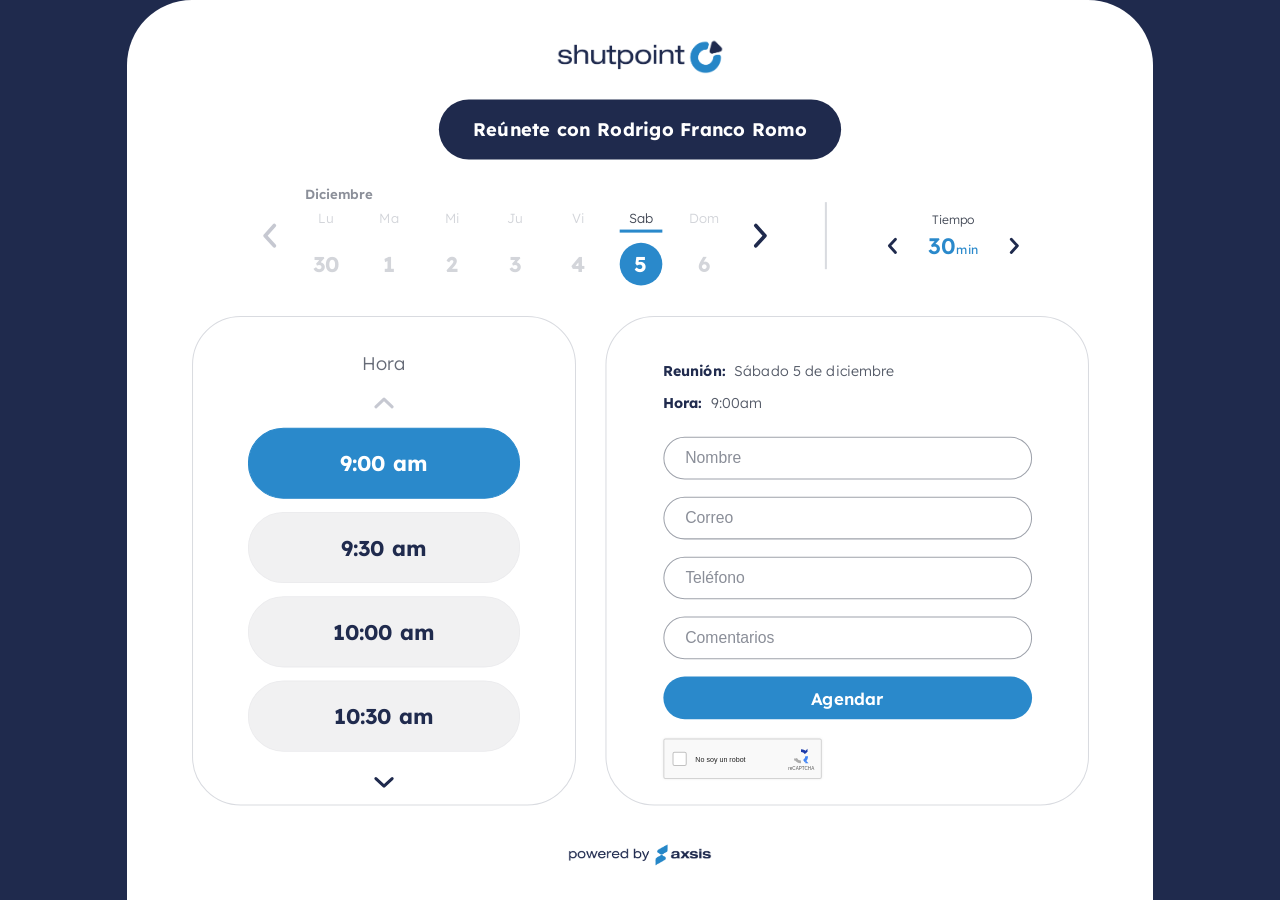
<file: agenda.html>
<!DOCTYPE html>
<html lang="es">
<head>
<meta charset="UTF-8">
<meta name="viewport" content="width=device-width, initial-scale=1">
<title>Agenda una reunión · Shutpoint</title>
<link rel="icon" href="assets/brand/shutpoint-icon.png">
<link rel="preconnect" href="https://fonts.googleapis.com">
<link rel="preconnect" href="https://fonts.gstatic.com" crossorigin>
<link href="https://fonts.googleapis.com/css2?family=Lexend:wght@300;400;500;600;700&display=swap" rel="stylesheet">
<style>
  :root {
    --navy: #1f2a4d;
    --navy-ink: #202b4e;
    --blue: #2a89cb;
    --blue-dark: #2278b5;
    --grey: #8b8f99;
    --grey-light: #c9cbd1;
    --line: #d9dbe0;
    --slot: #f1f1f2;
    --error: #d64545;
    --ok: #1e9e5a;
  }
  * { box-sizing: border-box; margin: 0; padding: 0; }
  html, body { min-height: 100%; }
  body {
    background: var(--navy);
    font-family: "Lexend", "Helvetica Neue", Arial, sans-serif;
    color: var(--navy-ink);
    display: flex;
    justify-content: center;
    align-items: flex-start;
    padding: 0 16px;
    -webkit-font-smoothing: antialiased;
  }
  button { font: inherit; color: inherit; background: none; border: 0; cursor: pointer; }
  button:disabled { cursor: default; }
  :focus-visible { outline: 2px solid var(--blue); outline-offset: 3px; }

  /* ---------- Tarjeta ---------- */
  /* Página fija: la tarjeta ocupa el alto de la ventana y el contenido (.stage)
     se escala para caber completo, sin scroll. */
  html, body { height: 100%; overflow: hidden; }
  .card {
    position: relative;
    width: 1010px;
    max-width: 100%;
    height: 100vh;
    height: 100dvh;
    background: #fff;
    border-radius: 64px 64px 0 0;
    display: flex;
    align-items: center;
    justify-content: center;
    overflow: hidden;
  }
  .stage {
    flex: none;
    width: 1010px;
    padding: 40px 60px 34px;
    display: flex;
    flex-direction: column;
    align-items: center;
    transform-origin: center center;
  }
  .logo { height: 32px; width: auto; display: block; }
  .host {
    margin-top: 26px;
    background: var(--navy);
    color: #fff;
    font-weight: 700;
    font-size: 18px;
    letter-spacing: .1px;
    padding: 18px 28px;
    border-radius: 40px;
    min-width: 396px;
    text-align: center;
  }

  /* ---------- Semana + duración ---------- */
  .picker {
    margin-top: 26px;
    display: flex;
    align-items: center;
    width: 100%;
    max-width: 760px;
    justify-content: center;
  }
  .week-wrap { display: flex; align-items: center; gap: 18px; }
  .chev {
    width: 34px; height: 34px;
    display: grid; place-items: center;
    border-radius: 50%;
    transition: background .15s, opacity .15s;
  }
  .chev:hover:not(:disabled) { background: #eef3f9; }
  .chev:disabled { opacity: .25; }
  .chev svg { display: block; }
  .week { position: relative; padding-top: 24px; }
  .month {
    position: absolute; top: 0; left: 0;
    font-size: 13px; font-weight: 600; color: var(--grey);
  }
  .days { display: flex; gap: 20px; }
  .day {
    width: 42px;
    display: flex; flex-direction: column; align-items: center;
  }
  .day .dow {
    font-size: 13px; font-weight: 300; color: #444a57;
    padding-bottom: 3px; border-bottom: 3px solid transparent;
    width: 100%; text-align: center;
  }
  .day .num {
    margin-top: 10px;
    width: 42px; height: 42px; border-radius: 50%;
    display: grid; place-items: center;
    font-size: 21px; font-weight: 700; color: var(--navy-ink);
    transition: background .15s, color .15s;
  }
  .day:hover:not(:disabled) .num { background: #e8f1fa; }
  .day.active .dow { border-bottom-color: var(--blue); }
  .day.active .num, .day.active:hover .num { background: var(--blue); color: #fff; }
  .day:disabled .dow, .day:disabled .num { color: #d3d5da; }

  .divider { width: 2px; height: 66px; background: var(--line); margin: 0 50px 0 46px; flex: none; }
  .dur { display: flex; flex-direction: column; align-items: center; }
  .dur .label { font-size: 12px; font-weight: 300; color: #444a57; margin-bottom: 4px; }
  .dur-row { display: flex; align-items: center; gap: 8px; }
  .dur-row .chev { width: 28px; height: 28px; }
  .dur-val { min-width: 76px; text-align: center; color: var(--blue); font-weight: 600; font-size: 22px; white-space: nowrap; }
  .dur-val small { font-size: 12px; font-weight: 400; margin-left: 1px; }

  /* ---------- Paneles ---------- */
  .panels {
    margin-top: 30px;
    display: grid;
    grid-template-columns: 378px 476px;
    gap: 29px;
    align-items: start;
  }
  .panel {
    border: 1px solid var(--line);
    border-radius: 48px;
    height: 482px;
  }
  .panel-hours { padding: 34px 54px 0; display: flex; flex-direction: column; align-items: center; }
  .panel-hours h2 { font-weight: 300; font-size: 18px; color: #666b77; }
  .hour-arrow { margin: 10px 0 6px; }
  .hour-arrow.down { margin: 6px 0 0; }
  .slots {
    width: 100%;
    height: 328px; /* 4 botones de 70 + 3 huecos de 13 + respiro */
    overflow-y: auto;
    scroll-behavior: smooth;
    scrollbar-width: none;
    display: flex; flex-direction: column; gap: 13px;
    padding: 2px 0;
  }
  .slots::-webkit-scrollbar { display: none; }
  .slot {
    flex: none;
    width: 100%; height: 70px;
    border-radius: 40px;
    background: var(--slot);
    border: 1px solid #ececee;
    font-size: 21px; font-weight: 700; color: var(--navy-ink);
    transition: background .15s, color .15s, transform .1s;
  }
  .slot:hover { background: #e7eef6; }
  .slot:active { transform: scale(.985); }
  .slot.active { background: var(--blue); border-color: var(--blue); color: #fff; }
  .empty {
    height: 100%; display: grid; place-items: center; text-align: center;
    color: var(--grey); font-weight: 300; font-size: 15px; line-height: 1.5; padding: 0 10px;
  }

  .panel-form { padding: 46px 55px 0 56px; position: relative; overflow: hidden; }
  .summary { font-size: 14px; line-height: 1; }
  .summary p + p { margin-top: 18px; }
  .summary b { font-weight: 700; margin-right: 8px; }
  .summary span { font-weight: 300; color: #555b68; }
  form { margin-top: 26px; display: flex; flex-direction: column; gap: 17px; }
  .field { position: relative; }
  .field input {
    width: 100%; height: 42px;
    border: 1px solid #9ea2ab;
    border-radius: 30px;
    padding: 0 21px;
    font: 300 15.5px "Helvetica Neue", Helvetica, Arial, sans-serif;
    color: var(--navy-ink);
    outline: none;
    transition: border-color .15s, box-shadow .15s;
  }
  .field input::placeholder { color: #8a8e98; }
  .field input:focus { border-color: var(--blue); box-shadow: 0 0 0 3px rgba(42,137,203,.15); }
  .field.invalid input { border-color: var(--error); }
  .field .msg {
    position: absolute; right: 18px; top: 50%; transform: translateY(-50%);
    font-size: 11px; color: var(--error); pointer-events: none; display: none; background: #fff; padding-left: 6px;
  }
  .field.invalid .msg { display: block; }
  .submit {
    height: 42px; border-radius: 30px;
    background: var(--blue); color: #fff;
    font-weight: 600; font-size: 16.5px;
    transition: background .15s, opacity .15s;
  }
  .submit:hover:not(:disabled) { background: var(--blue-dark); }
  .submit:disabled { opacity: .55; }

  /* reCAPTCHA (maqueta visual) */
  .captcha {
    margin-top: 2px;
    width: 156px; height: 40px;
    background: #f9f9f9;
    border: 1px solid #d3d3d3;
    border-radius: 2px;
    box-shadow: 0 0 3px rgba(0,0,0,.08);
    display: flex; align-items: center;
    padding: 0 6px 0 8px;
    font-family: Roboto, Arial, sans-serif;
  }
  .captcha.invalid { border-color: var(--error); }
  .cbox {
    width: 14px; height: 14px; flex: none;
    border: 1.5px solid #c1c1c1; border-radius: 2px; background: #fff;
    display: grid; place-items: center; position: relative;
  }
  .cbox.loading { border-color: transparent; }
  .cbox.loading::after {
    content: ""; position: absolute; inset: -2px; border-radius: 50%;
    border: 2px solid #4a90e2; border-right-color: transparent;
    animation: spin .7s linear infinite;
  }
  .cbox.checked { border-color: transparent; background: transparent; }
  .cbox svg { display: none; }
  .cbox.checked svg { display: block; }
  @keyframes spin { to { transform: rotate(360deg); } }
  .captcha .ctext { font-size: 7px; color: #222; margin-left: 9px; flex: 1; }
  .captcha .clogo { display: flex; flex-direction: column; align-items: center; gap: 1px; }
  .captcha .clogo span { font-size: 4.5px; color: #555; }

  /* Confirmación */
  .done {
    position: absolute; inset: 0;
    background: #fff;
    display: flex; flex-direction: column; align-items: center; justify-content: center;
    text-align: center; padding: 30px 46px;
    opacity: 0; visibility: hidden; transition: opacity .25s, visibility .25s;
  }
  .done.show { opacity: 1; visibility: visible; }
  .done .tick {
    width: 64px; height: 64px; border-radius: 50%; background: var(--blue);
    display: grid; place-items: center; margin-bottom: 18px;
  }
  .done h3 { font-size: 20px; font-weight: 700; }
  .done p { margin-top: 10px; font-size: 14px; font-weight: 300; color: #555b68; line-height: 1.55; }
  .done p b { font-weight: 600; color: var(--navy-ink); }
  .done .actions { margin-top: 22px; display: flex; flex-direction: column; gap: 10px; width: 100%; max-width: 300px; }
  .btn-outline, .btn-solid {
    height: 40px; border-radius: 30px; font-size: 14px; font-weight: 500;
    display: grid; place-items: center; text-decoration: none;
  }
  .btn-solid { background: var(--blue); color: #fff; }
  .btn-solid:hover { background: var(--blue-dark); }
  .btn-outline { border: 1px solid var(--blue); color: var(--blue); }
  .btn-outline:hover { background: #eef5fb; }
  .link { margin-top: 6px; font-size: 13px; color: var(--grey); text-decoration: underline; }

  .powered { margin-top: 38px; height: 21px; width: auto; display: block; }

  /* ---------- Responsivo ---------- */
  /* Teléfonos: el diseño de escritorio escalado sería ilegible, así que se apila
     y se permite scroll vertical. */
  @media (max-width: 699px) {
    html, body { height: auto; overflow: auto; }
    .card { height: auto; min-height: 100vh; width: 100% !important; display: block; }
    .stage { width: 100%; transform: none !important; }
    .card { border-radius: 40px 40px 0 0; }
    .stage { padding: 32px 24px 30px; }
    .picker { flex-direction: column; gap: 18px; }
    .divider { width: 120px; height: 2px; margin: 0; }
    .panels { grid-template-columns: minmax(0, 1fr); width: 100%; max-width: 476px; }
    .panel { height: auto; }
    .panel-hours { padding-bottom: 22px; }
    .panel-form { padding: 34px 28px 28px; min-height: 470px; }
  }
  @media (max-width: 560px) {
    body { padding: 0; }
    .card { border-radius: 28px 28px 0 0; }
    .stage { padding: 26px 16px 28px; }
    .logo { height: 26px; }
    .host { min-width: 0; width: 100%; font-size: 15px; padding: 15px 18px; }
    .week-wrap { gap: 2px; }
    .days { gap: 4px; }
    .day { width: 36px; }
    .day .num { width: 36px; height: 36px; font-size: 17px; }
    .chev { width: 28px; height: 28px; }
    .panel { border-radius: 32px; }
    .panel-hours { padding: 26px 22px 18px; }
    .slots { height: 300px; }
    .slot { height: 62px; font-size: 19px; }
    .panel-form { padding: 30px 20px 24px; }
    .powered { height: 17px; }
  }
</style>
</head>
<body>

<main class="card" id="card">
 <div class="stage" id="stage">
  <img class="logo" src="assets/brand/shutpoint-logo-trim.png" alt="shutpoint">
  <h1 class="host" id="hostTitle">Reúnete con Rodrigo Franco Romo</h1>

  <section class="picker" aria-label="Fecha y duración">
    <div class="week-wrap">
      <button class="chev" id="prevWeek" aria-label="Semana anterior">
        <svg width="16" height="26" viewBox="0 0 16 26"><path d="M13 3 4 13l9 10" fill="none" stroke="#1f2a4d" stroke-width="3.6" stroke-linecap="round" stroke-linejoin="round"/></svg>
      </button>
      <div class="week">
        <div class="month" id="monthLabel"></div>
        <div class="days" id="days" role="radiogroup" aria-label="Día"></div>
      </div>
      <button class="chev" id="nextWeek" aria-label="Semana siguiente">
        <svg width="16" height="26" viewBox="0 0 16 26"><path d="m3 3 9 10-9 10" fill="none" stroke="#1f2a4d" stroke-width="3.6" stroke-linecap="round" stroke-linejoin="round"/></svg>
      </button>
    </div>

    <div class="divider" aria-hidden="true"></div>

    <div class="dur">
      <div class="label">Tiempo</div>
      <div class="dur-row">
        <button class="chev" id="durDown" aria-label="Menos tiempo">
          <svg width="11" height="18" viewBox="0 0 11 18"><path d="M8.5 2.5 2.5 9l6 6.5" fill="none" stroke="#1f2a4d" stroke-width="2.8" stroke-linecap="round" stroke-linejoin="round"/></svg>
        </button>
        <div class="dur-val" id="durVal" aria-live="polite"></div>
        <button class="chev" id="durUp" aria-label="Más tiempo">
          <svg width="11" height="18" viewBox="0 0 11 18"><path d="m2.5 2.5 6 6.5-6 6.5" fill="none" stroke="#1f2a4d" stroke-width="2.8" stroke-linecap="round" stroke-linejoin="round"/></svg>
        </button>
      </div>
    </div>
  </section>

  <section class="panels">
    <div class="panel panel-hours">
      <h2>Hora</h2>
      <button class="chev hour-arrow" id="slotsUp" aria-label="Horarios anteriores">
        <svg width="22" height="13" viewBox="0 0 22 13"><path d="m3 10.5 8-7.5 8 7.5" fill="none" stroke="#1f2a4d" stroke-width="3" stroke-linecap="round" stroke-linejoin="round"/></svg>
      </button>
      <div class="slots" id="slots" role="radiogroup" aria-label="Hora"></div>
      <button class="chev hour-arrow down" id="slotsDown" aria-label="Horarios siguientes">
        <svg width="22" height="13" viewBox="0 0 22 13"><path d="m3 2.5 8 7.5 8-7.5" fill="none" stroke="#1f2a4d" stroke-width="3" stroke-linecap="round" stroke-linejoin="round"/></svg>
      </button>
    </div>

    <div class="panel panel-form">
      <div class="summary">
        <p><b>Reunión:</b><span id="sumDate">—</span></p>
        <p><b>Hora:</b><span id="sumTime">—</span></p>
      </div>
      <form id="form" novalidate>
        <div class="field"><input id="fName" name="nombre" placeholder="Nombre" autocomplete="name"><span class="msg">Escribe tu nombre</span></div>
        <div class="field"><input id="fEmail" name="correo" type="email" placeholder="Correo" autocomplete="email"><span class="msg">Correo no válido</span></div>
        <div class="field"><input id="fPhone" name="telefono" type="tel" placeholder="Teléfono" autocomplete="tel" inputmode="tel"><span class="msg">Mínimo 10 dígitos</span></div>
        <div class="field"><input id="fNotes" name="comentarios" placeholder="Comentarios" maxlength="300"></div>
        <button class="submit" type="submit" id="submitBtn">Agendar</button>
        <div class="captcha" id="captcha" role="checkbox" aria-checked="false" tabindex="0" aria-label="No soy un robot">
          <div class="cbox" id="cbox">
            <svg width="18" height="16" viewBox="0 0 18 16"><path d="M2 8.5 6.5 13 16 2.5" fill="none" stroke="#009e55" stroke-width="3" stroke-linecap="round" stroke-linejoin="round"/></svg>
          </div>
          <div class="ctext">No soy un robot</div>
          <div class="clogo" aria-hidden="true">
            <svg width="17" height="17" viewBox="0 0 64 64">
              <path d="M32 6a26 26 0 0 1 22 12l-8 6A16 16 0 0 0 32 16Z" fill="#1c3aa9"/>
              <path d="M58 32a26 26 0 0 1-12 22l-6-8a16 16 0 0 0 8-14Z" fill="#4285f4"/>
              <path d="M32 58A26 26 0 0 1 8 42l9-4a16 16 0 0 0 15 10Z" fill="#ababab"/>
              <path d="M44 16h12V4Z" fill="#1c3aa9"/><path d="M48 46v12h12Z" fill="#4285f4"/><path d="M6 48h12L8 38Z" fill="#ababab"/>
            </svg>
            <span>reCAPTCHA</span>
          </div>
        </div>
      </form>

      <div class="done" id="done" aria-live="polite">
        <div class="tick"><svg width="30" height="24" viewBox="0 0 30 24"><path d="M3 12.5 11 20 27 4" fill="none" stroke="#fff" stroke-width="4" stroke-linecap="round" stroke-linejoin="round"/></svg></div>
        <h3>¡Reunión agendada!</h3>
        <p id="doneText"></p>
        <div class="actions">
          <a class="btn-solid" id="gcal" target="_blank" rel="noopener">Añadir a Google Calendar</a>
          <button class="btn-outline" id="ics" type="button">Descargar invitación (.ics)</button>
        </div>
        <button class="link" id="again" type="button">Agendar otra reunión</button>
      </div>
    </div>
  </section>

  <img class="powered" src="assets/brand/powered-by-axsis-trim.png" alt="powered by axsis">
 </div>
</main>

<script>
(() => {
  /* ===== Configuración ===== */
  const CONFIG = {
    host: "Rodrigo Franco Romo",
    durations: [15, 30, 45, 60],          // minutos
    defaultDuration: 30,
    // Horario laboral por día (0 = domingo ... 6 = sábado). null = no disponible.
    hours: { 0: null, 1: ["09:00","18:00"], 2: ["09:00","18:00"], 3: ["09:00","18:00"],
             4: ["09:00","18:00"], 5: ["09:00","18:00"], 6: ["09:00","14:00"] },
    minNoticeMin: 60,                     // anticipación mínima para hoy
    weeksAhead: 12,                       // cuántas semanas se pueden reservar
    storageKey: "shutpoint.agenda.bookings"
  };

  const MONTHS = ["enero","febrero","marzo","abril","mayo","junio","julio","agosto","septiembre","octubre","noviembre","diciembre"];
  const WEEKDAYS_LONG = ["domingo","lunes","martes","miércoles","jueves","viernes","sábado"];
  const DOW = ["Lu","Ma","Mi","Ju","Vi","Sab","Dom"];
  const $ = id => document.getElementById(id);
  const cap = s => s.charAt(0).toUpperCase() + s.slice(1);
  const pad = n => String(n).padStart(2, "0");
  const ymd = d => `${d.getFullYear()}-${pad(d.getMonth()+1)}-${pad(d.getDate())}`;
  const toMin = hhmm => { const [h,m] = hhmm.split(":").map(Number); return h*60+m; };
  const fmtTime = (min, compact) => {
    const h = Math.floor(min/60), m = min%60, ap = h < 12 ? "am" : "pm";
    const h12 = h % 12 === 0 ? 12 : h % 12;
    return compact ? `${h12}:${pad(m)}${ap}` : `${h12}:${pad(m)} ${ap}`;
  };
  const startOfDay = d => new Date(d.getFullYear(), d.getMonth(), d.getDate());
  const addDays = (d, n) => { const x = new Date(d); x.setDate(x.getDate()+n); return x; };
  const mondayOf = d => addDays(startOfDay(d), -((d.getDay()+6)%7));

  /* ===== Reservas (localStorage) ===== */
  const loadBookings = () => { try { return JSON.parse(localStorage.getItem(CONFIG.storageKey)) || []; } catch { return []; } };
  const saveBookings = list => { try { localStorage.setItem(CONFIG.storageKey, JSON.stringify(list)); } catch {} };
  let bookings = loadBookings();

  /* ===== Estado ===== */
  const today = startOfDay(new Date());
  const firstWeek = mondayOf(today);
  const lastWeek = addDays(firstWeek, 7*(CONFIG.weeksAhead-1));
  const state = { week: firstWeek, day: null, duration: CONFIG.defaultDuration, slot: null };

  $("hostTitle").textContent = `Reúnete con ${CONFIG.host}`;

  function slotsFor(day) {
    const range = CONFIG.hours[day.getDay()];
    if (!range || day < today) return [];
    const [open, close] = range.map(toMin);
    const dur = state.duration;
    const now = new Date();
    const minStart = ymd(day) === ymd(now) ? now.getHours()*60 + now.getMinutes() + CONFIG.minNoticeMin : -1;
    const taken = bookings.filter(b => b.date === ymd(day));
    const out = [];
    for (let t = open; t + dur <= close; t += dur) {
      if (t < minStart) continue;
      if (taken.some(b => t < b.start + b.duration && b.start < t + dur)) continue;
      out.push(t);
    }
    return out;
  }
  const isAvailable = day => slotsFor(day).length > 0;

  /* ===== Render ===== */
  function renderWeek() {
    const daysEl = $("days");
    daysEl.innerHTML = "";
    for (let i = 0; i < 7; i++) {
      const d = addDays(state.week, i);
      const b = document.createElement("button");
      b.className = "day";
      b.type = "button";
      b.setAttribute("role", "radio");
      const active = state.day && ymd(d) === ymd(state.day);
      b.classList.toggle("active", !!active);
      b.setAttribute("aria-checked", active ? "true" : "false");
      b.disabled = !isAvailable(d);
      b.setAttribute("aria-label", `${cap(WEEKDAYS_LONG[d.getDay()])} ${d.getDate()} de ${MONTHS[d.getMonth()]}`);
      b.innerHTML = `<span class="dow">${DOW[i]}</span><span class="num">${d.getDate()}</span>`;
      b.addEventListener("click", () => selectDay(d));
      daysEl.appendChild(b);
    }
    const ref = state.day && mondayOf(state.day).getTime() === state.week.getTime() ? state.day : state.week;
    $("monthLabel").textContent = cap(MONTHS[ref.getMonth()]);
    $("prevWeek").disabled = state.week <= firstWeek;
    $("nextWeek").disabled = state.week >= lastWeek;
  }

  function renderSlots(keepScroll) {
    const el = $("slots");
    const list = state.day ? slotsFor(state.day) : [];
    el.innerHTML = "";
    if (!list.length) {
      el.innerHTML = `<div class="empty">${state.day ? "No hay horarios disponibles este día." : "Selecciona un día para ver los horarios disponibles."}</div>`;
    }
    list.forEach(t => {
      const b = document.createElement("button");
      b.type = "button";
      b.className = "slot" + (t === state.slot ? " active" : "");
      b.setAttribute("role", "radio");
      b.setAttribute("aria-checked", t === state.slot ? "true" : "false");
      b.textContent = fmtTime(t);
      b.addEventListener("click", () => { state.slot = t; renderSlots(true); renderSummary(); });
      el.appendChild(b);
    });
    if (!keepScroll) {
      const act = el.querySelector(".slot.active");
      el.style.scrollBehavior = "auto";
      el.scrollTop = act ? Math.max(0, act.offsetTop - el.offsetTop - 2 - (70+13)*3) : 0;
      el.style.scrollBehavior = "";
    }
    updateArrows();
  }

  function renderDuration() {
    $("durVal").innerHTML = `${state.duration}<small>min</small>`;
    const i = CONFIG.durations.indexOf(state.duration);
    $("durDown").disabled = i <= 0;
    $("durUp").disabled = i >= CONFIG.durations.length - 1;
  }

  function renderSummary() {
    const d = state.day;
    $("sumDate").textContent = d ? `${cap(WEEKDAYS_LONG[d.getDay()])} ${d.getDate()} de ${MONTHS[d.getMonth()]}` : "Selecciona un día";
    $("sumTime").textContent = state.slot != null ? fmtTime(state.slot, true) : "Selecciona un horario";
    $("submitBtn").disabled = !(d && state.slot != null);
  }

  function updateArrows() {
    const el = $("slots");
    $("slotsUp").disabled = el.scrollTop <= 2;
    $("slotsDown").disabled = el.scrollTop + el.clientHeight >= el.scrollHeight - 2;
  }

  function renderAll() { renderWeek(); renderDuration(); renderSlots(); renderSummary(); }

  /* ===== Acciones ===== */
  function selectDay(d) {
    state.day = startOfDay(d);
    state.week = mondayOf(d);
    const list = slotsFor(state.day);
    if (!list.includes(state.slot)) state.slot = list[0] ?? null;
    renderAll();
  }

  function firstAvailableFrom(start) {
    for (let i = 0; i < CONFIG.weeksAhead*7; i++) {
      const d = addDays(start, i);
      if (d > addDays(lastWeek, 6)) break;
      if (isAvailable(d)) return d;
    }
    return null;
  }

  function goWeek(delta) {
    const target = addDays(state.week, 7*delta);
    if (target < firstWeek || target > lastWeek) return;
    state.week = target;
    // Selecciona automáticamente el primer día disponible de esa semana
    for (let i = 0; i < 7; i++) {
      const d = addDays(target, i);
      if (isAvailable(d)) { selectDay(d); return; }
    }
    state.day = null; state.slot = null;
    renderAll();
  }

  function changeDuration(delta) {
    const i = CONFIG.durations.indexOf(state.duration) + delta;
    if (i < 0 || i >= CONFIG.durations.length) return;
    const prev = state.slot;
    state.duration = CONFIG.durations[i];
    if (state.day) {
      const list = slotsFor(state.day);
      state.slot = list.includes(prev) ? prev : (list.find(t => t >= (prev ?? 0)) ?? list[0] ?? null);
      if (!list.length) { const next = firstAvailableFrom(state.day); if (next) { selectDay(next); return; } }
    }
    renderAll();
  }

  $("prevWeek").addEventListener("click", () => goWeek(-1));
  $("nextWeek").addEventListener("click", () => goWeek(1));
  $("durDown").addEventListener("click", () => changeDuration(-1));
  $("durUp").addEventListener("click", () => changeDuration(1));
  $("slotsUp").addEventListener("click", () => $("slots").scrollBy({ top: -(70+13) }));
  $("slotsDown").addEventListener("click", () => $("slots").scrollBy({ top: 70+13 }));
  $("slots").addEventListener("scroll", updateArrows, { passive: true });

  // Teclado en la semana: flechas izquierda/derecha
  $("days").addEventListener("keydown", e => {
    if (!state.day || !["ArrowLeft","ArrowRight"].includes(e.key)) return;
    e.preventDefault();
    const step = e.key === "ArrowRight" ? 1 : -1;
    for (let d = addDays(state.day, step), n = 0; n < 14; d = addDays(d, step), n++) {
      if (d < today || d > addDays(lastWeek, 6)) break;
      if (isAvailable(d)) { selectDay(d); document.querySelector(".day.active")?.focus(); break; }
    }
  });

  /* ===== reCAPTCHA (maqueta) ===== */
  let human = false;
  const captcha = $("captcha"), cbox = $("cbox");
  function toggleCaptcha() {
    if (human || cbox.classList.contains("loading")) return;
    cbox.classList.add("loading");
    setTimeout(() => {
      cbox.classList.remove("loading");
      cbox.classList.add("checked");
      human = true;
      captcha.classList.remove("invalid");
      captcha.setAttribute("aria-checked", "true");
    }, 850);
  }
  captcha.addEventListener("click", toggleCaptcha);
  captcha.addEventListener("keydown", e => { if (e.key === " " || e.key === "Enter") { e.preventDefault(); toggleCaptcha(); } });
  function resetCaptcha() { human = false; cbox.className = "cbox"; captcha.setAttribute("aria-checked", "false"); }

  /* ===== Validación y envío ===== */
  const fields = {
    name:  { el: $("fName"),  ok: v => v.trim().length >= 2 },
    email: { el: $("fEmail"), ok: v => /^[^\s@]+@[^\s@]+\.[^\s@]{2,}$/.test(v.trim()) },
    phone: { el: $("fPhone"), ok: v => v.replace(/\D/g, "").length >= 10 }
  };
  Object.values(fields).forEach(f => f.el.addEventListener("input", () => {
    if (f.ok(f.el.value)) f.el.parentElement.classList.remove("invalid");
  }));
  $("fPhone").addEventListener("input", e => { e.target.value = e.target.value.replace(/[^\d+\s()-]/g, ""); });

  let lastBooking = null;
  $("form").addEventListener("submit", e => {
    e.preventDefault();
    let valid = true, firstBad = null;
    for (const f of Object.values(fields)) {
      const ok = f.ok(f.el.value);
      f.el.parentElement.classList.toggle("invalid", !ok);
      if (!ok) { valid = false; firstBad ??= f.el; }
    }
    if (!human) { captcha.classList.add("invalid"); valid = false; firstBad ??= captcha; }
    if (!valid) { firstBad.focus(); return; }
    if (!state.day || state.slot == null) return;

    // Revalida que el horario siga libre
    if (!slotsFor(state.day).includes(state.slot)) { renderAll(); alert("Ese horario acaba de ocuparse. Elige otro, por favor."); return; }

    lastBooking = {
      id: Date.now().toString(36),
      date: ymd(state.day),
      start: state.slot,
      duration: state.duration,
      name: fields.name.el.value.trim(),
      email: fields.email.el.value.trim(),
      phone: fields.phone.el.value.trim(),
      notes: $("fNotes").value.trim(),
      createdAt: new Date().toISOString()
    };
    bookings.push(lastBooking);
    saveBookings(bookings);

    const d = state.day;
    $("doneText").innerHTML =
      `Gracias, <b>${escapeHtml(lastBooking.name.split(" ")[0])}</b>. Tu reunión con ${escapeHtml(CONFIG.host)} quedó para el ` +
      `<b>${WEEKDAYS_LONG[d.getDay()]} ${d.getDate()} de ${MONTHS[d.getMonth()]}</b> a las <b>${fmtTime(state.slot)}</b> ` +
      `(${state.duration} min). Enviaremos la confirmación a <b>${escapeHtml(lastBooking.email)}</b>.`;
    $("gcal").href = googleCalendarUrl(lastBooking);
    $("done").classList.add("show");
    renderWeek(); renderSlots();
  });

  $("again").addEventListener("click", () => {
    $("form").reset(); resetCaptcha();
    Object.values(fields).forEach(f => f.el.parentElement.classList.remove("invalid"));
    $("done").classList.remove("show");
    const d = isAvailable(state.day) ? state.day : firstAvailableFrom(today);
    if (d) selectDay(d); else renderAll();
  });

  $("ics").addEventListener("click", () => {
    if (!lastBooking) return;
    const { start, end } = bookingDates(lastBooking);
    const stamp = dt => dt.toISOString().replace(/[-:]/g, "").replace(/\.\d{3}/, "");
    const ics = [
      "BEGIN:VCALENDAR", "VERSION:2.0", "PRODID:-//Shutpoint//Agenda//ES", "CALSCALE:GREGORIAN", "METHOD:PUBLISH",
      "BEGIN:VEVENT",
      `UID:${lastBooking.id}@shutpoint`,
      `DTSTAMP:${stamp(new Date())}`,
      `DTSTART:${stamp(start)}`,
      `DTEND:${stamp(end)}`,
      `SUMMARY:${icsEsc(eventTitle(lastBooking))}`,
      `DESCRIPTION:${icsEsc(eventDetails(lastBooking))}`,
      "END:VEVENT", "END:VCALENDAR"
    ].join("\r\n");
    const a = document.createElement("a");
    a.href = URL.createObjectURL(new Blob([ics], { type: "text/calendar;charset=utf-8" }));
    a.download = `reunion-shutpoint-${lastBooking.date}.ics`;
    document.body.appendChild(a); a.click(); a.remove();
    setTimeout(() => URL.revokeObjectURL(a.href), 1000);
  });

  function bookingDates(b) {
    const [y, m, d] = b.date.split("-").map(Number);
    const start = new Date(y, m-1, d, Math.floor(b.start/60), b.start%60);
    return { start, end: new Date(start.getTime() + b.duration*60000) };
  }
  const eventTitle = b => `Reunión con ${CONFIG.host} (Shutpoint)`;
  const eventDetails = b => `Agendada por ${b.name} · ${b.email} · ${b.phone}` + (b.notes ? `\nComentarios: ${b.notes}` : "");
  function googleCalendarUrl(b) {
    const { start, end } = bookingDates(b);
    const f = dt => dt.toISOString().replace(/[-:]/g, "").replace(/\.\d{3}/, "");
    const p = new URLSearchParams({ action: "TEMPLATE", text: eventTitle(b), dates: `${f(start)}/${f(end)}`, details: eventDetails(b) });
    return `https://calendar.google.com/calendar/render?${p}`;
  }
  const icsEsc = s => s.replace(/\\/g, "\\\\").replace(/\n/g, "\\n").replace(/[,;]/g, m => "\\" + m);
  const escapeHtml = s => s.replace(/[&<>"']/g, c => ({ "&":"&amp;","<":"&lt;",">":"&gt;",'"':"&quot;","'":"&#39;" }[c]));

  /* ===== Ajuste a la ventana (sin scroll) ===== */
  const phone = matchMedia("(max-width: 699px)");
  function fit() {
    const card = $("card"), stage = $("stage");
    if (phone.matches) { card.style.width = card.style.borderRadius = stage.style.transform = ""; return; }
    const s = Math.min(1.2, window.innerHeight / stage.offsetHeight, (window.innerWidth - 32) / stage.offsetWidth);
    stage.style.transform = `scale(${s})`;
    card.style.width = `${Math.round(stage.offsetWidth * s)}px`;
    card.style.borderRadius = `${Math.round(64 * s)}px ${Math.round(64 * s)}px 0 0`;
  }
  window.addEventListener("resize", fit);
  phone.addEventListener("change", fit);
  document.fonts?.ready.then(fit);
  window.addEventListener("load", fit);

  /* ===== Inicio ===== */
  const start = firstAvailableFrom(today);
  if (start) selectDay(start); else renderAll();
  fit();
})();
</script>
</body>
</html>
</file>
